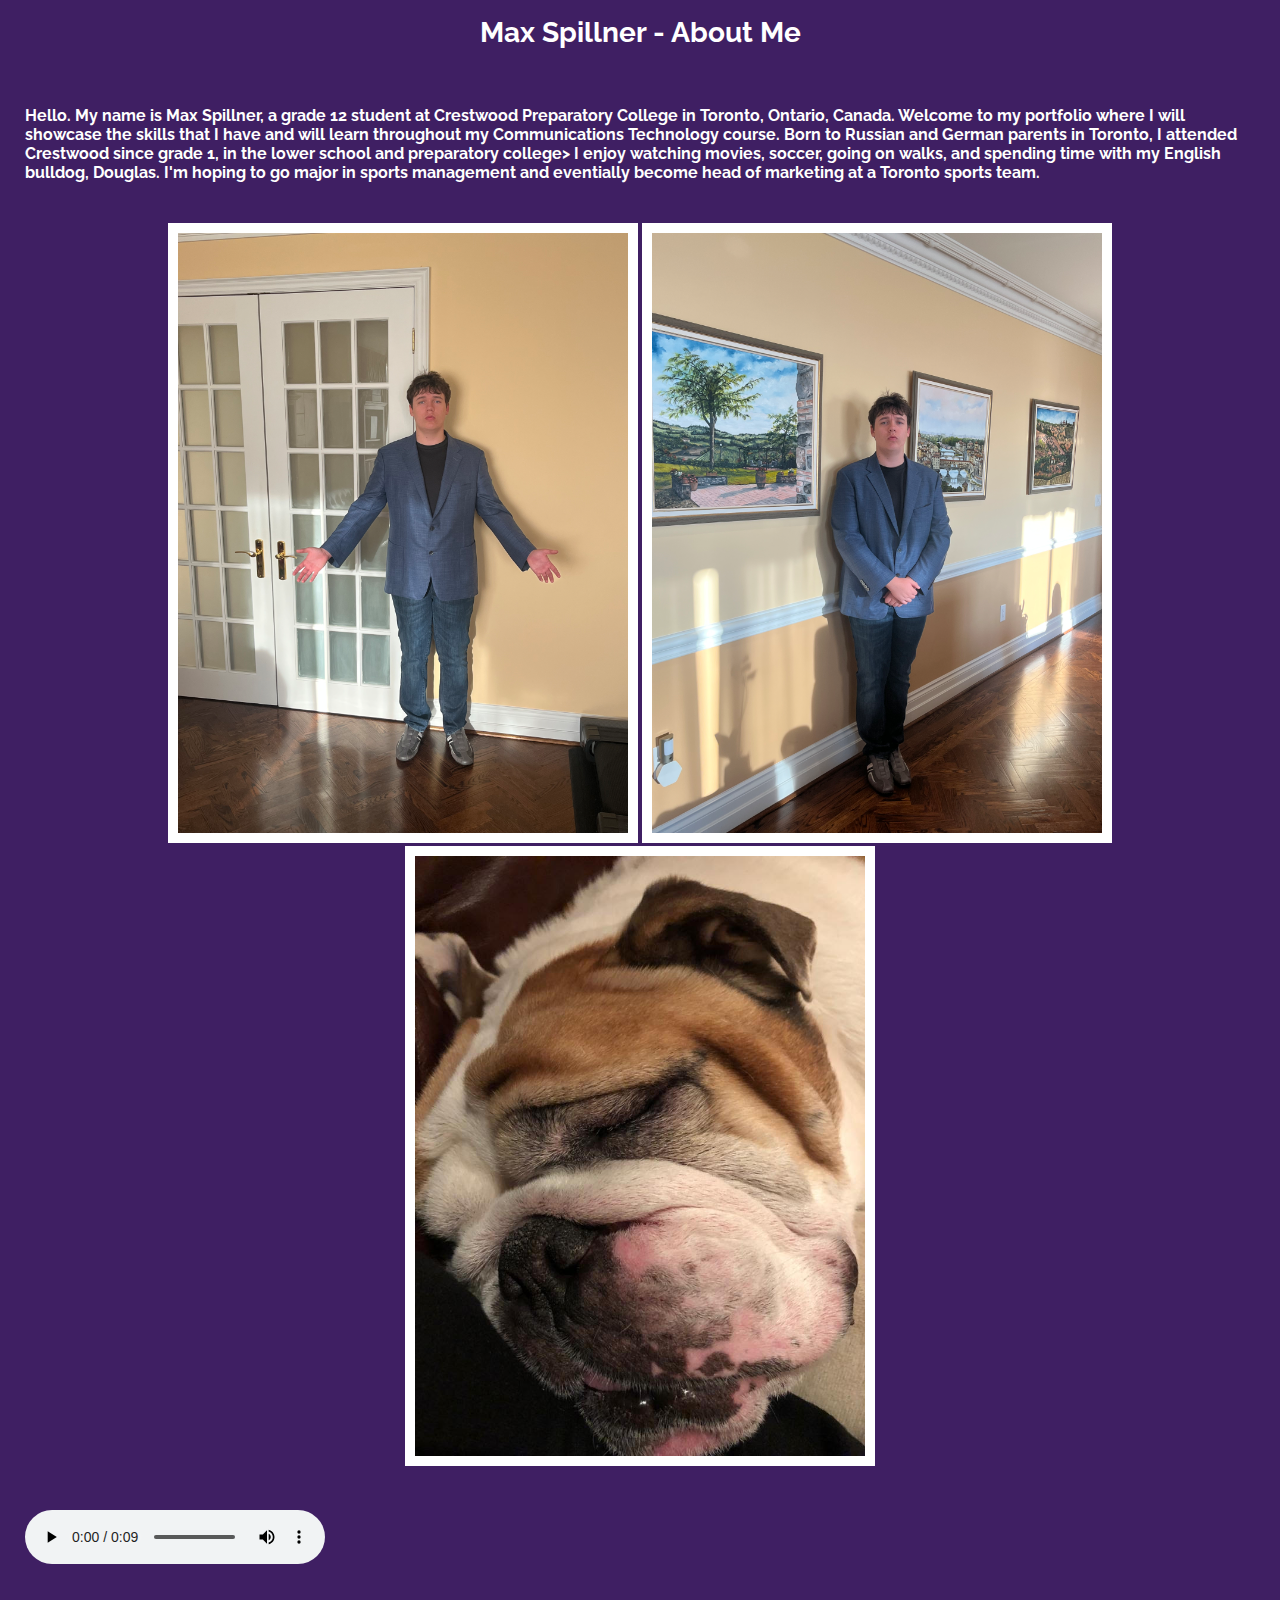
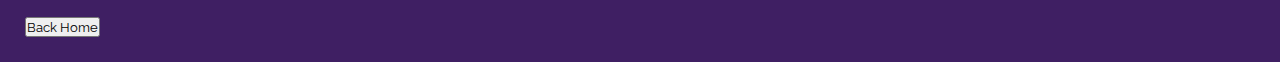
<file: page2aboutme.html>
<!DOCTYPE html>
<html>

<head>
    <br>
    <title>About Me</title>
    <link rel="stylesheet" href="style.css">
</head>

<body style="background-color: #3f1f63;">
    <link rel="stylesheet" href="style.css">
    <h1 style="background-color: #3f1f63; color: white; text-align: center;">Max Spillner - About Me</h1>
    <div class="container">
        <br>
        <br>
        <h3><p style="color: white;">Hello. My name is Max Spillner, a grade 12 student at Crestwood Preparatory College in Toronto, Ontario, Canada. Welcome to my portfolio where I will showcase the skills that I have and will learn throughout my Communications Technology course. Born to Russian and German parents in Toronto, I attended Crestwood since grade 1, in the lower school and preparatory college> I enjoy watching movies, soccer, going on walks, and spending time with my English bulldog, Douglas. I'm hoping to go major in sports management and eventially become head of marketing at a Toronto sports team.</p></h3>
        <br>
    </div>

    <div class="image-container" style="text-align: center;">
        <img src="Images copy/champagne.jpg" height="620px" style="border: 10px solid white;">
        <img src="Images copy/bottles.jpg" height="620px" style="border: 10px solid white;">
        <img src="Images copy/douglas.jpg" height="620px" style="border: 10px solid white;">
    </div>
    <br>
    <div class="container">
        <audio controls src="RPReplay-Final1695081101.mp3"></audio>
    </div>
    <a href="index.html">
    <div class="container">
        <button>Back Home</button>
    </div>
    </a>
</body>

</html>
</file>
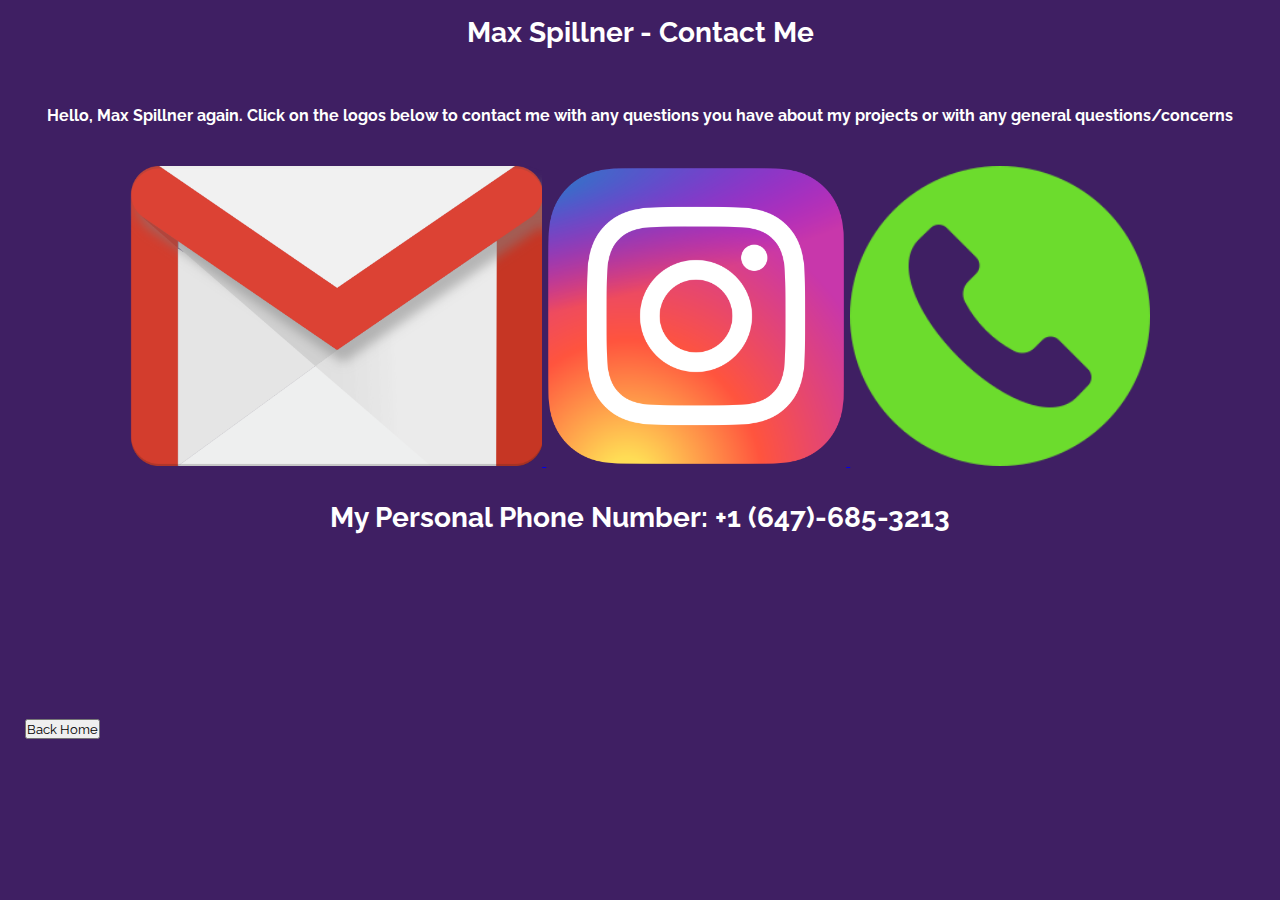
<file: page3contact.html>
<!DOCTYPE html>

<html>

<head>
    <br>
    <title>Contact Me</title>
    <link rel="stylesheet" href="style.css">
</head>

<body style="background-color: #3f1f63;">
    <link rel="stylesheet" href="style.css">
    <h1 style="background-color: #3f1f63; color: white; text-align: center;">Max Spillner - Contact Me</h1>
    <div class="container">
        <br>
        <br>
        <h3><p style="color: white; text-align: center;">Hello, Max Spillner again. Click on the logos below to contact me with any questions you have about my projects or with any general questions/concerns</p></h3>
        <br>
    </div>

<div class="image-container" style="text-align: center;">
    <a href= mailto:max.spillner@crestwood.on.ca>
        <img src="Images copy/gmaillogo.png" height="300px">
    </a>
    <a href="https://www.instagram.com/max48s/">
        <img src="Images copy/instalogo.webp" height="300px">
    </a>
        <img src="Images copy/phonelogo.png" height="300px">
</div>
    <br>
    <br>
    <h1><p style="color: white; text-align: center;">My Personal Phone Number: +1 (647)-685-3213</p></h1>
    <a href="index.html">
    <br>
    <br>
    <br>
    <br>
    <br>
    <br>
    <br>
    <br>
    <br>
    <br>
    <div class="container">
        <button>Back Home</button>
    </div>
    </a>
</body>

</html>
</file>
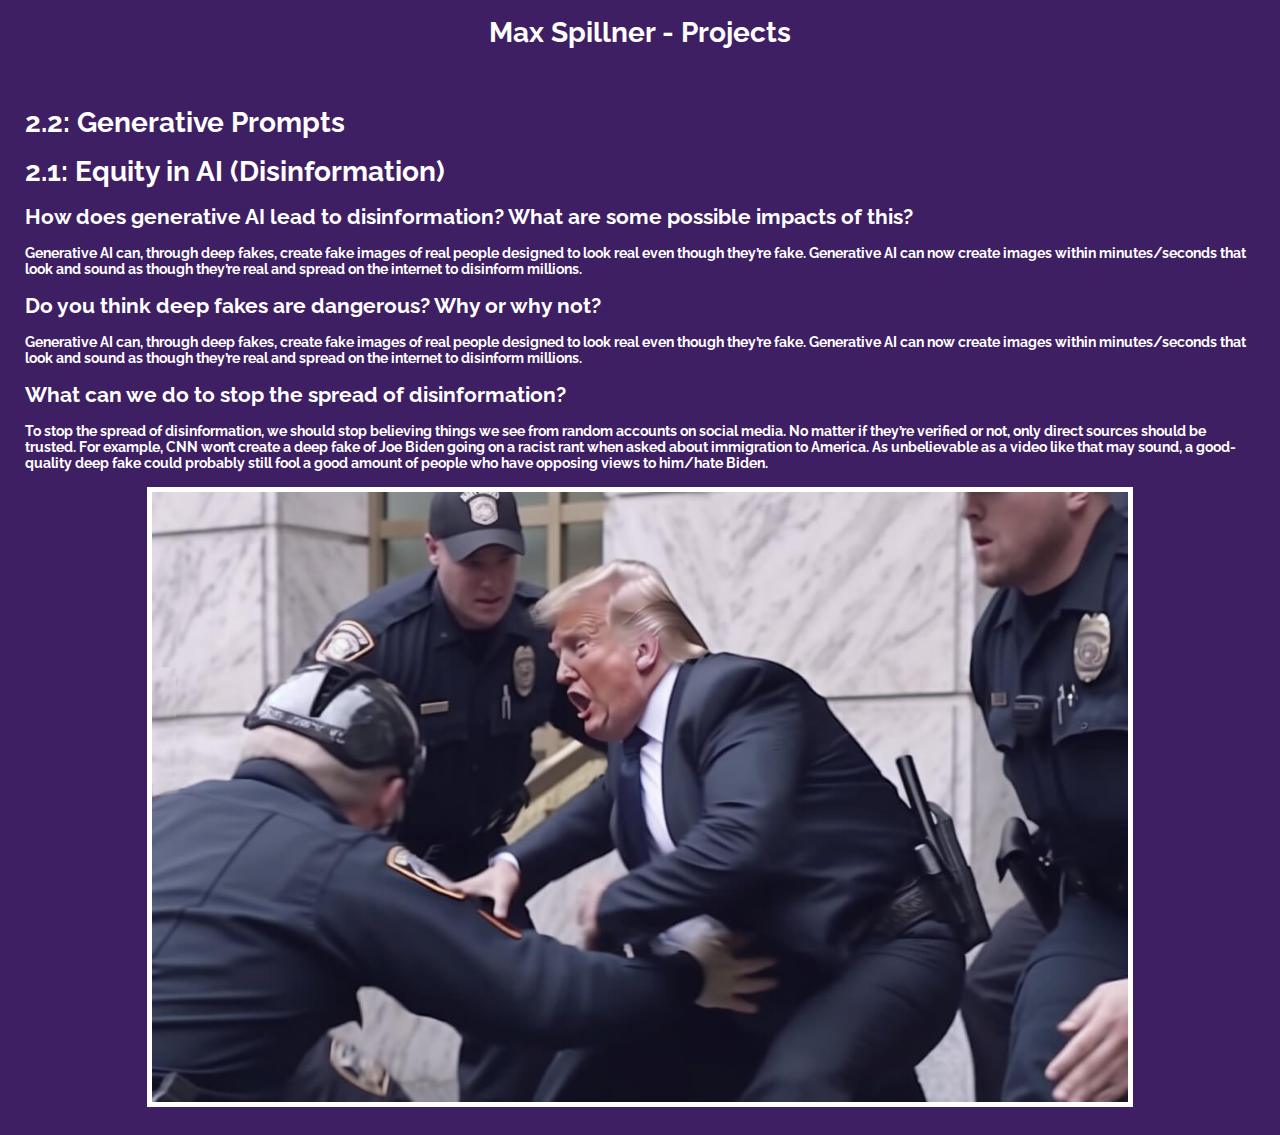
<file: page4projects.html>
<!DOCTYPE html>
<html>

<head>
    <br>
    <title>My Projects</title>
    <link rel="stylesheet" href="style.css">
</head>

<body style="background-color: #3f1f63;">
    <link rel="stylesheet" href="style.css">
    <h1 style="background-color: #3f1f63; color: white; text-align: center;">Max Spillner - Projects</h1>
    <div class="container">
        <br>
        <br>
        <h1><p style="color: white;">2.2: Generative Prompts</p></h1>
        <br>
        <h1><p style="color: white;">2.1: Equity in AI (Disinformation)</p></h1>
        <br>
        <h2><p style="color: white;">How does generative AI lead to disinformation? What are some possible impacts of this?</p></h2>
        <br>
        <h4><p style="color: white;">Generative AI can, through deep fakes, create fake images of real people designed to look real even though they’re fake. Generative AI can now create images within minutes/seconds that look and sound as though they’re real and spread on the internet to disinform millions.</p></h4>
        <br>
        <h2><p style="color: white;">Do you think deep fakes are dangerous? Why or why not?</p></h2>
        <br>
        <h4><p style="color: white;"><h4><p style="color: white;">Generative AI can, through deep fakes, create fake images of real people designed to look real even though they’re fake. Generative AI can now create images within minutes/seconds that look and sound as though they’re real and spread on the internet to disinform millions.</p></h4></p></h4>
        <br>
        <h2><p style="color: white;">What can we do to stop the spread of disinformation?</p></h2>
        <br>
        <h4><p style="color: white;"><h4><p style="color: white;">To stop the spread of disinformation, we should stop believing things we see from random accounts on social media. No matter if they’re verified or not, only direct sources should be trusted. For example, CNN won’t create a deep fake of Joe Biden going on a racist rant when asked about immigration to America. As unbelievable as a video like that may sound, a good-quality deep fake could probably still fool a good amount of people who have opposing views to him/hate Biden.</p></h4></p></h4>
        <br>
        <div class="image-container" style="text-align: center;">
            <img src="Images copy/trump deepfake.jpeg" height="620px" style="border: 5px solid white;">
        </div>
    </div>
    </a>
</body>

</html>
</file>
<file: style.css>
@import url('https://fonts.googleapis.com/css2?family=Raleway:wght@300;400;500;700&family=Ubuntu:wght@300;400;500;700&display=swap');

html{
    scroll-behavior: smooth;
}

*{
    margin: 0;
    padding: 0;
    box-sizing: border-box;
    font-family: 'Raleway', sans-serif;
}

body{
    font-size: 14px;
}

header{
    width: 100%;
    height: 100vh;
    background-color: #3f1f63;
    color: #fff;
}

header #particles{
    position: absolute;
    width: 100%;
    height: 100%;
    top: 0;
    left: 0;
}

header .info-text{
    display: flex;
    flex-direction: column;
    align-items: center;
    justify-content: center;
    gap: 0.8rem;
    height: 100vh;
}

header .info-text h1{
    font-size: 5rem;
    font-weight: 500;
    font-family: 'Ubuntu';
}

header .info-text h3{
    font-size: 1.5rem;
}

header .info-text .scroll{
    mask-position: absolute;
    bottom: 20%;
    left: 50%;
    color: #fff;
    transform: translate(0, -50%);
    transition: all 0.5s;
}

header .info-text .scroll:hover{
    opacity: 0.7;
}

header .info-text .scroll::before{
    position: absolute;
    top: -16px;
    left: -16px;
    z-index: -1;
    content: '';
    width: 44px;
    height: 44px;
    box-shadow: 0 0 0 0 rgba(255, 255, 255, 0.1);
    border-radius: 100%;
    animation: pulse 3s infinite;
}

@keyframes pulse {
    0%, 100%{
        opacity: 0;
    }
    15%, 45%{
        opacity: 1;
    }
    60%{
        box-shadow: 0 0 0 30px rgba(255, 255, 255, 0.1);
        opacity: 0;
    }
}

#about, #features{
    background-color: #3f1f63;
    padding: 40px;
}

#about .header, #features .header{
    display: flex;
    justify-content: space-between;
    align-items: center;
    margin-bottom: 40px;
}

#about .header h1, #features .header h1{
    text-align: center;
    color: #ffff;
    text-transform: uppercase;
}

#about .header a, #features .header a{
    text-decoration: none;
    font-size: 1.3em;
    color: #ffff;
    border: 1px solid transparent;
    padding: 10px 50px;
    box-shadow: 0 5px 15px rgba(0, 0, 0, 0.35);
    border-radius: 6px;
    transition: all 0.3s ease;
}

#about .header a:hover, #features .header a:hover{
    border-color: #fff;
    box-shadow: none;
}

#about .card, #features .card{
    padding: 30px;
    box-shadow: 0 5px 15px rgba(0, 0, 0, 0.35);
    border-radius: 20px;
    display: flex;
    gap: 30px;
    border: 1px solid transparent;
    transition: all 0.3s ease;
}

#about .card:hover, #features .card:hover{
    border-color: #fff;
    box-shadow: none;
}

#about .card img{
    max-width: 200px;
    max-height: 200px;
}

#about .card .info{
    display: flex;
    flex-direction: column;
    align-items: flex-start;
    justify-content: center;
}

#about .card .info h1, #features .card .info h1{
    margin-bottom: 20px;
    color: #fff;
    font-size: 1.7rem;
    font-weight: bold;
    font-family: 'Ubuntu';
}

#about .card .info p, #features .card .info p{
    color: #ccc;
    font-size: 1.1rem;
    line-height: 1.8rem;
}

#feratures .feature-cards{
    display: flex;
    flex-wrap: wrap;
    justify-content: space-between;
    gap: 2rem;
}

#features .feature-cards .card{
    display: flex;
    flex-direction: column;
    align-items: center;
    flex: 1;
    min-width: 350px;
}

#features .feature-cards .card .info i{
    color: #fff;
    font-size: 8rem;
    width: 100%;
    text-align: center;
    margin-bottom: 1.4rem;
}

#festures .feature-cards .card .info h1{
    text-align: center;
}

#features .feature-cards .card .info p{
    font-size: 1.1rem;
}

.scroll-top{
    position: fixed;
    bottom: 20px;
    right: 20px;
    background-color: #3f1f63;
    color: #fff;
    border: 1px solid transparent;
    box-shadow: 0 5px 15px rgba(0, 0, 0, 0.35);
    padding: 16px 18px;
    border-radius: 50%;
    cursor: pointer;
    font-size: 20px;
    transition: all 0.3s ease;
}

.scroll-top:hover{
    border-color: #fff;
    box-shadow: none;
}
 
@media screen and (max-width: 720px) {
    header .info-text h1{
        font-size: 4rem;
    }

    header .info-text h3{
        font-size: 1.1rem;
    }

    #about .card{
        flex-direction: column;
        align-items: center;
    }

    #about .car img{
        max-width: 150px;
        max-height: 150px;
    }

}
.container{
    padding: 25px
}
</file>
